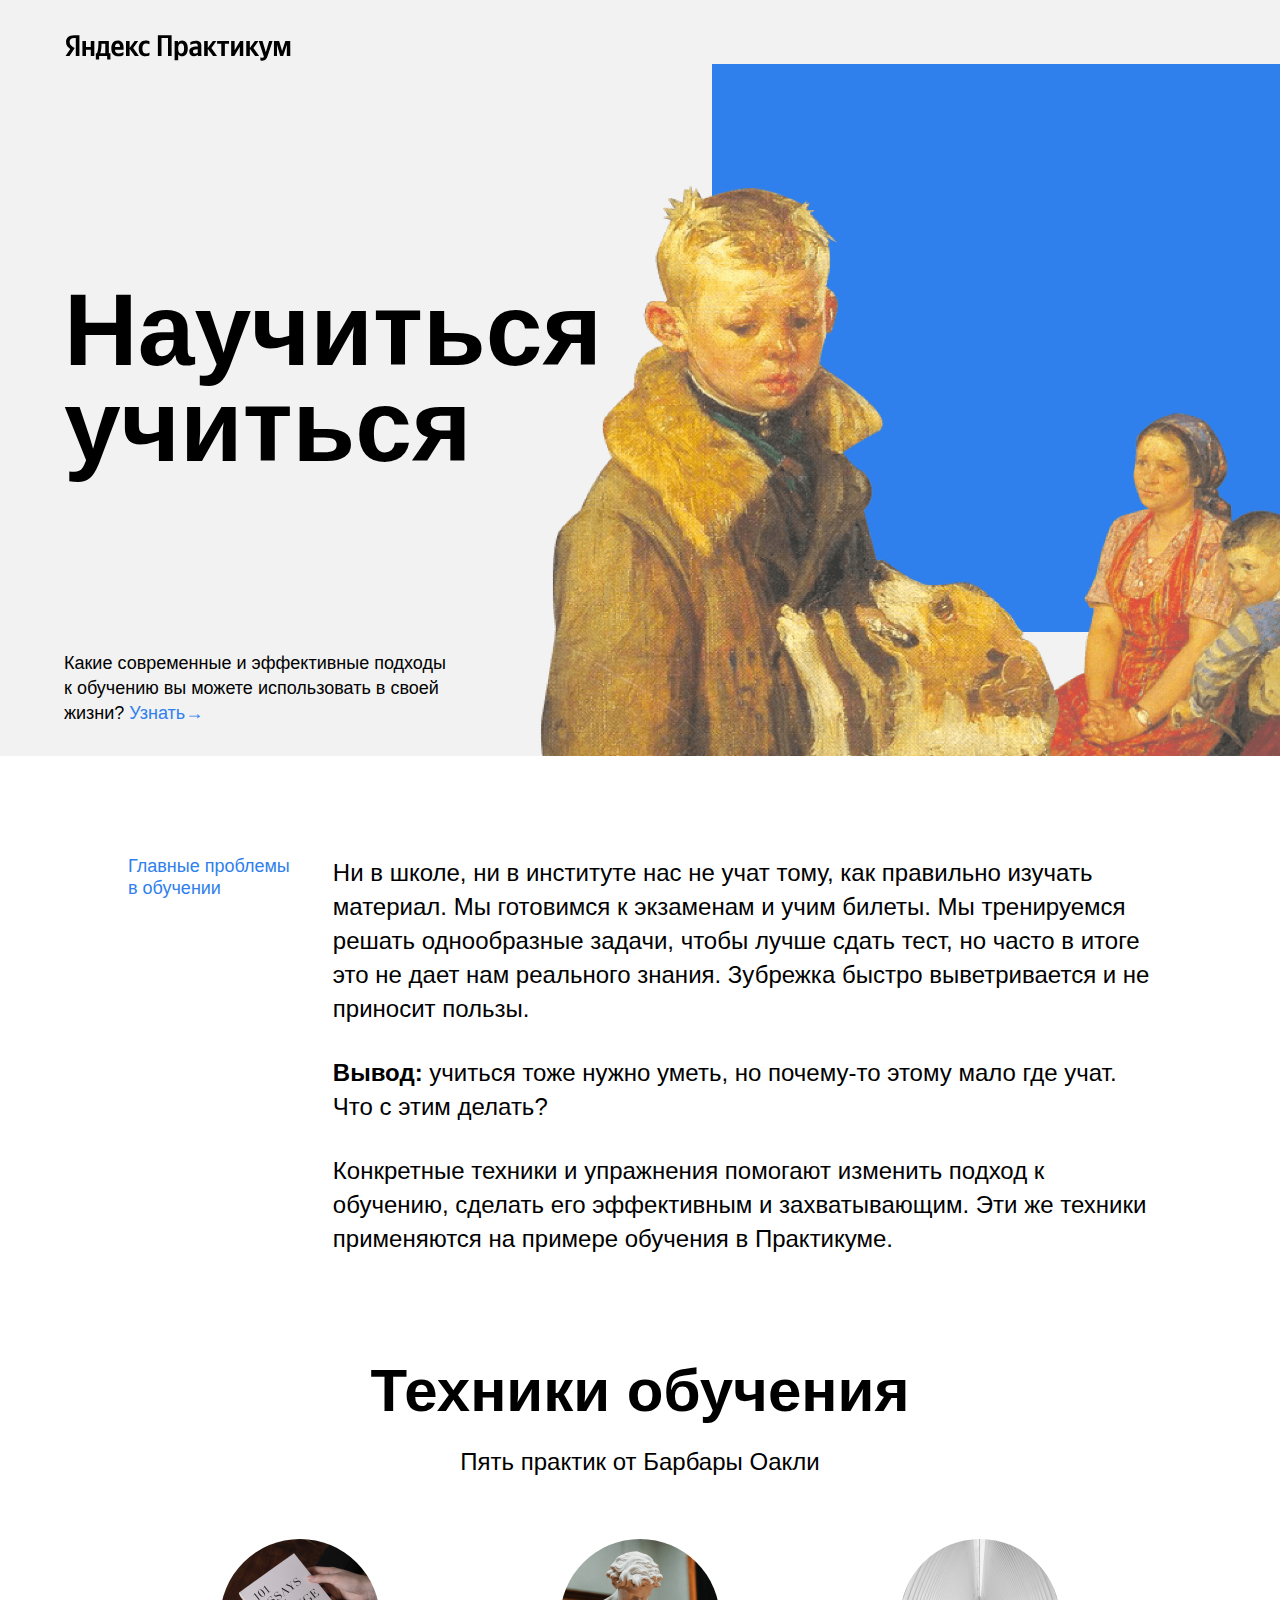
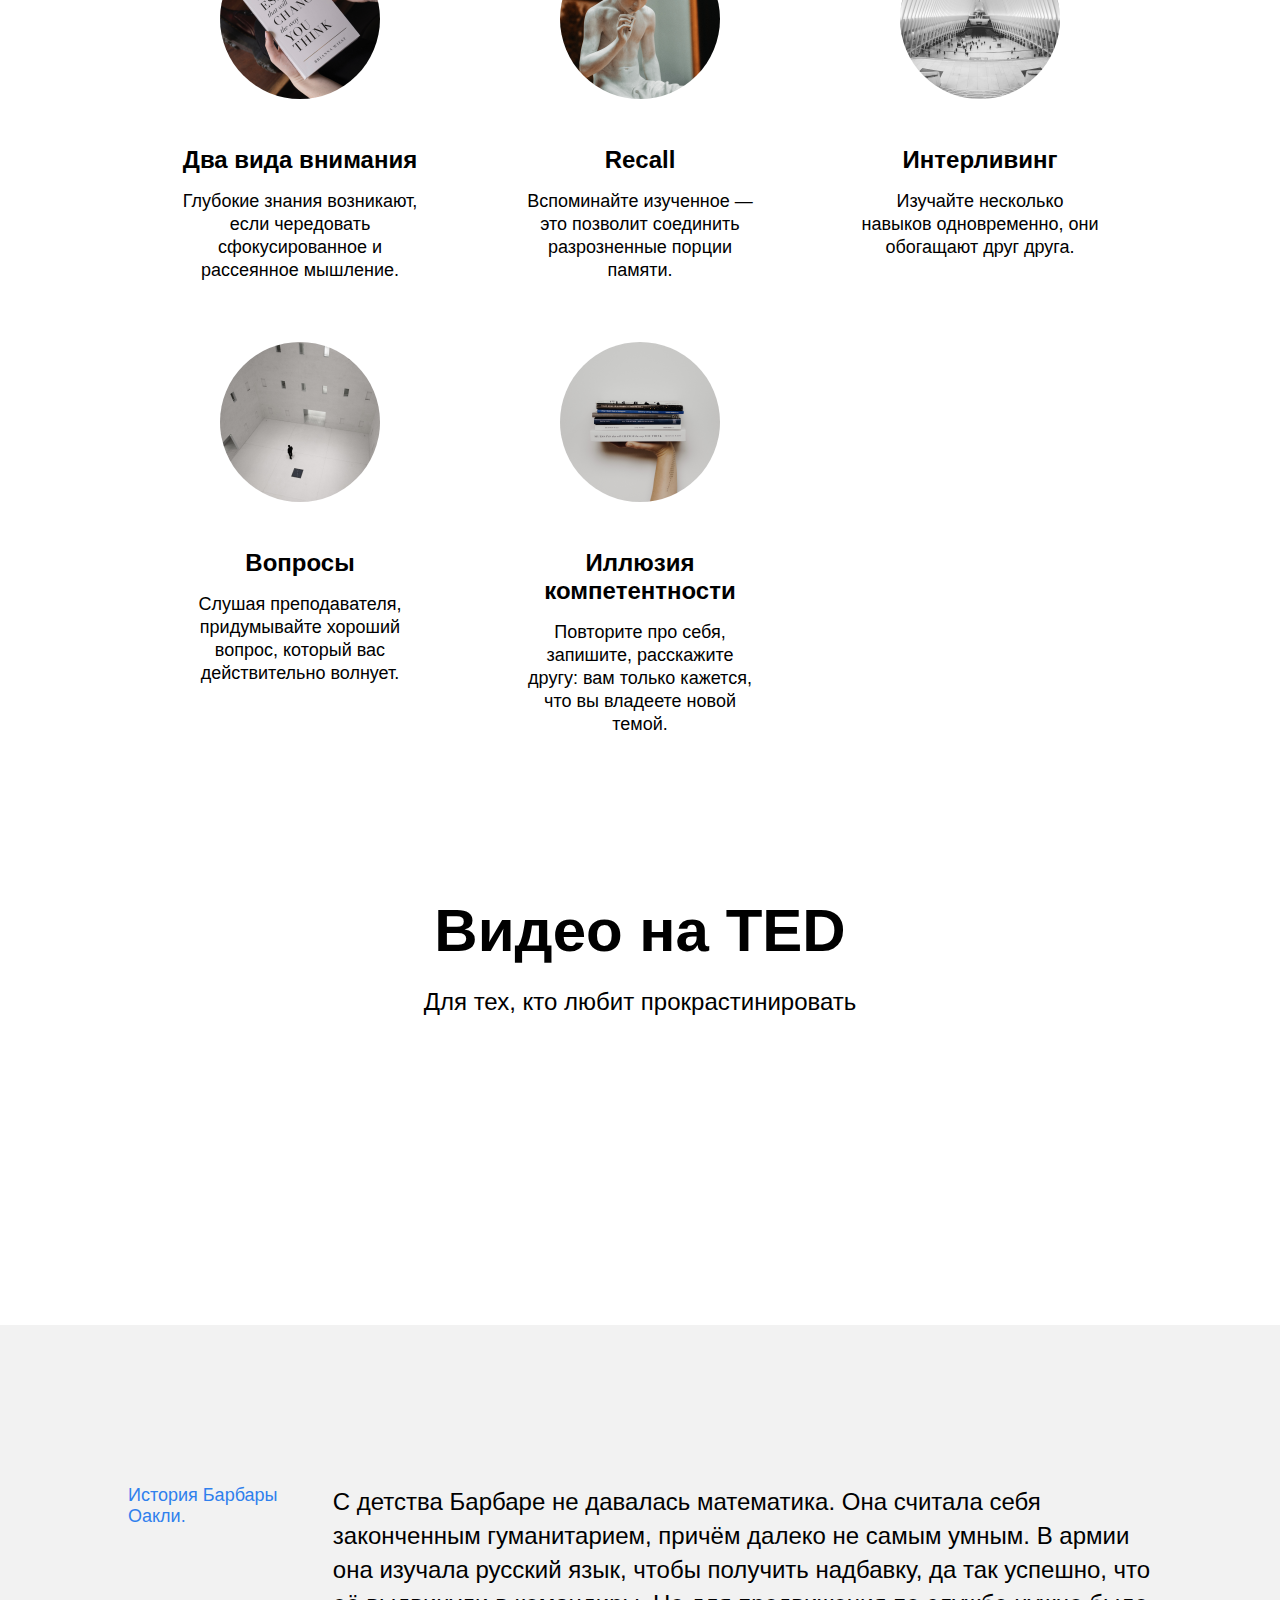
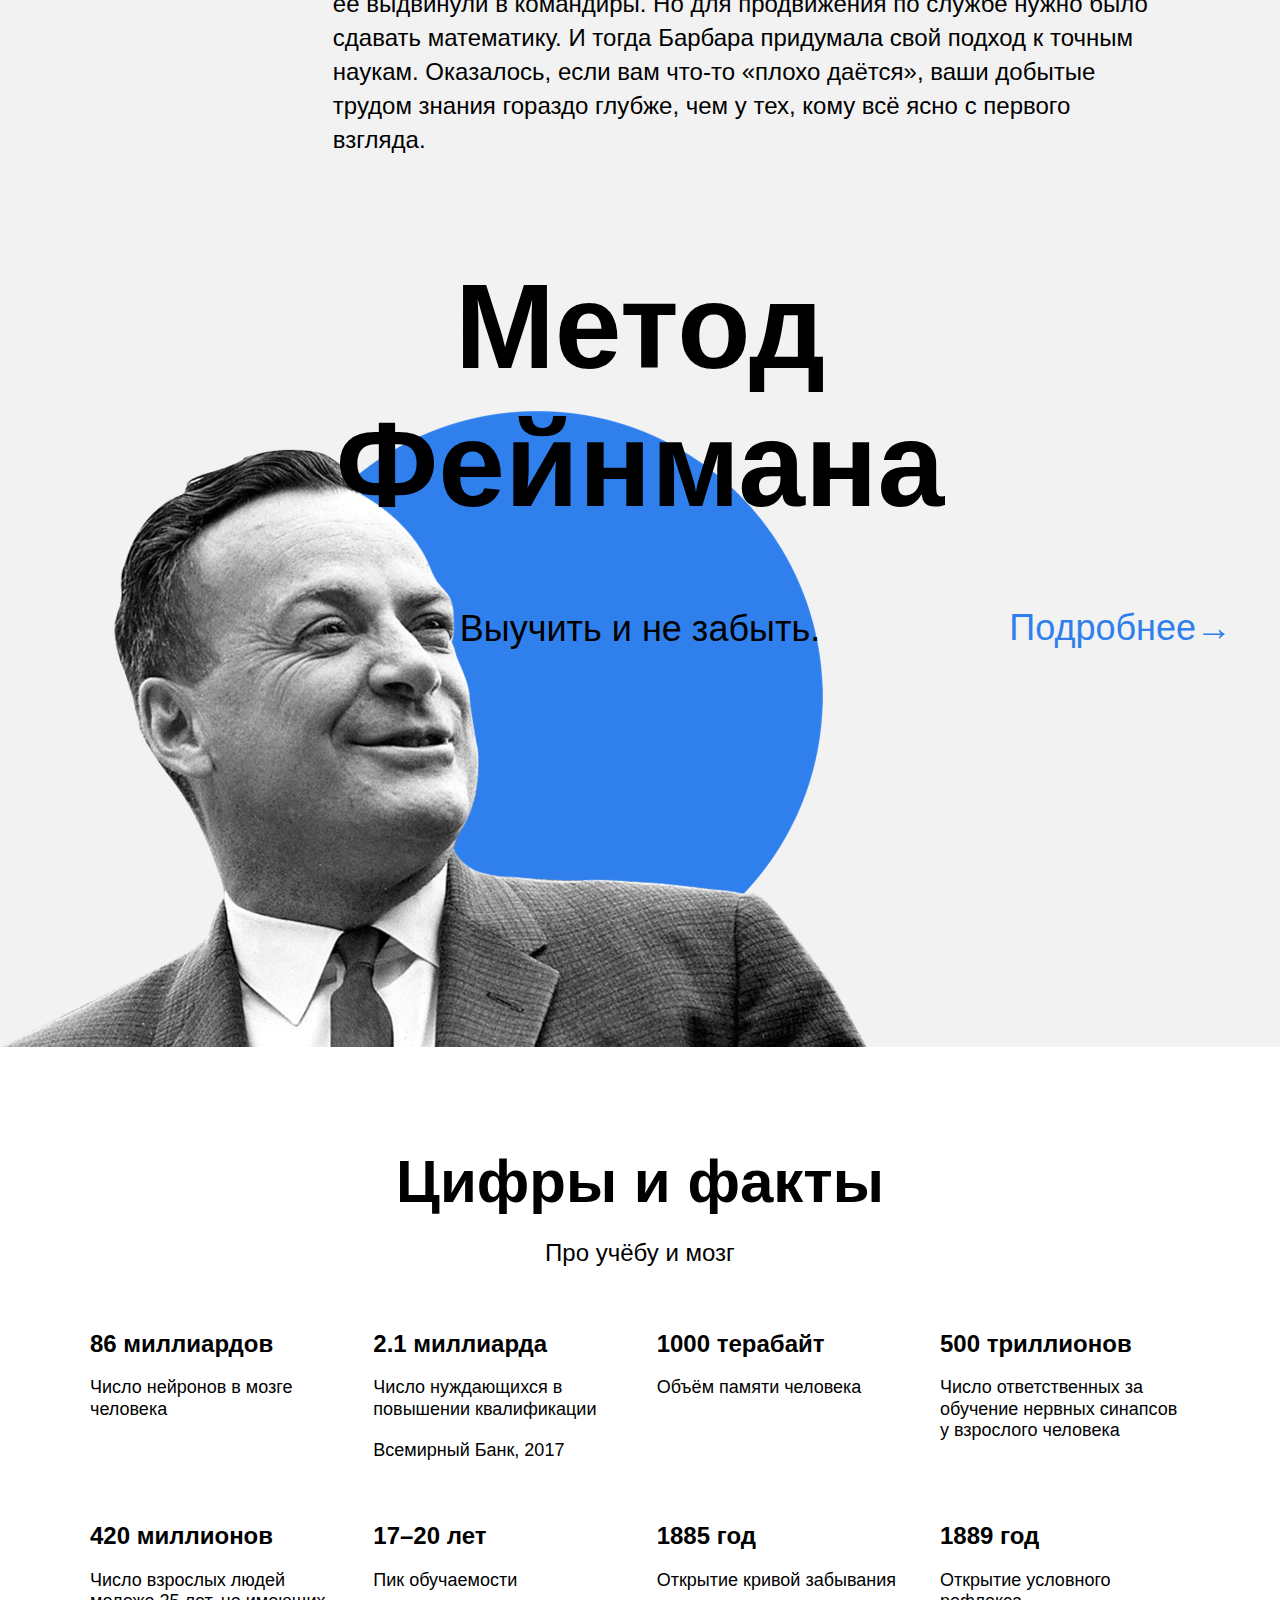
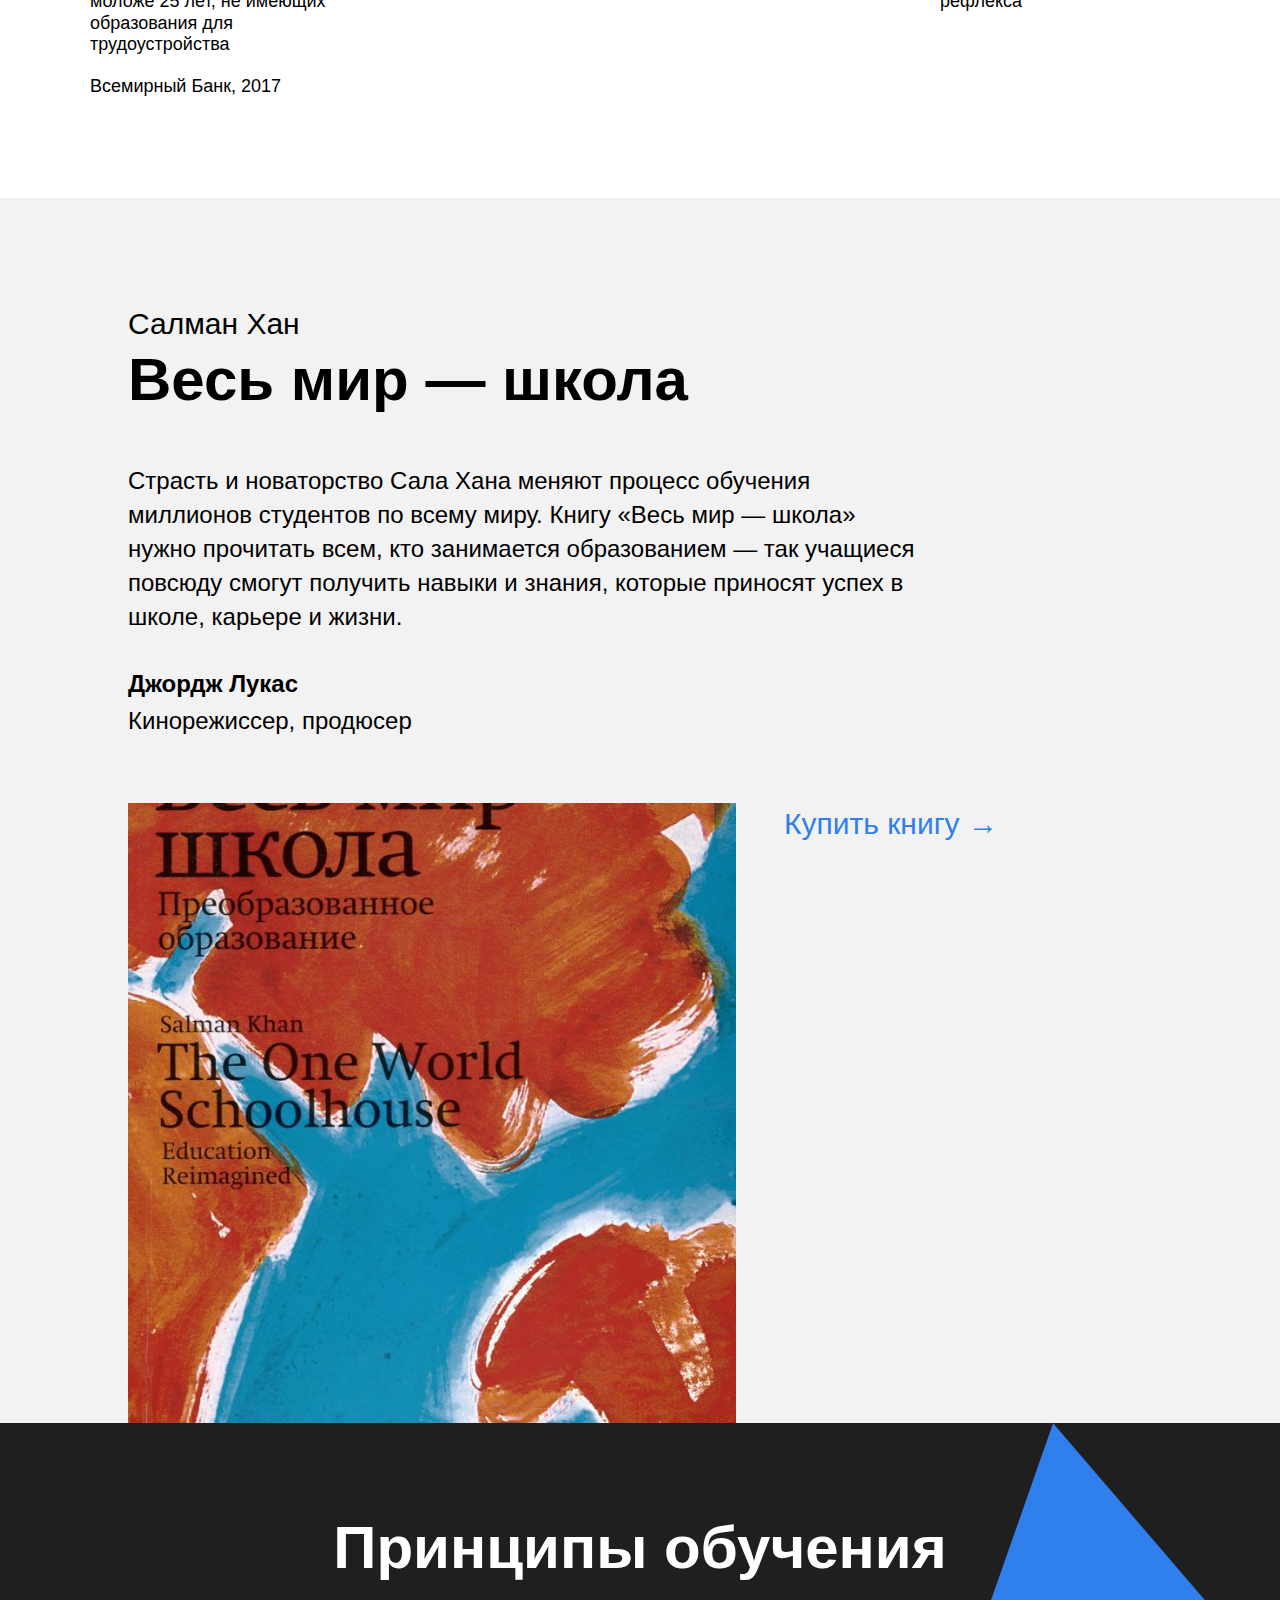
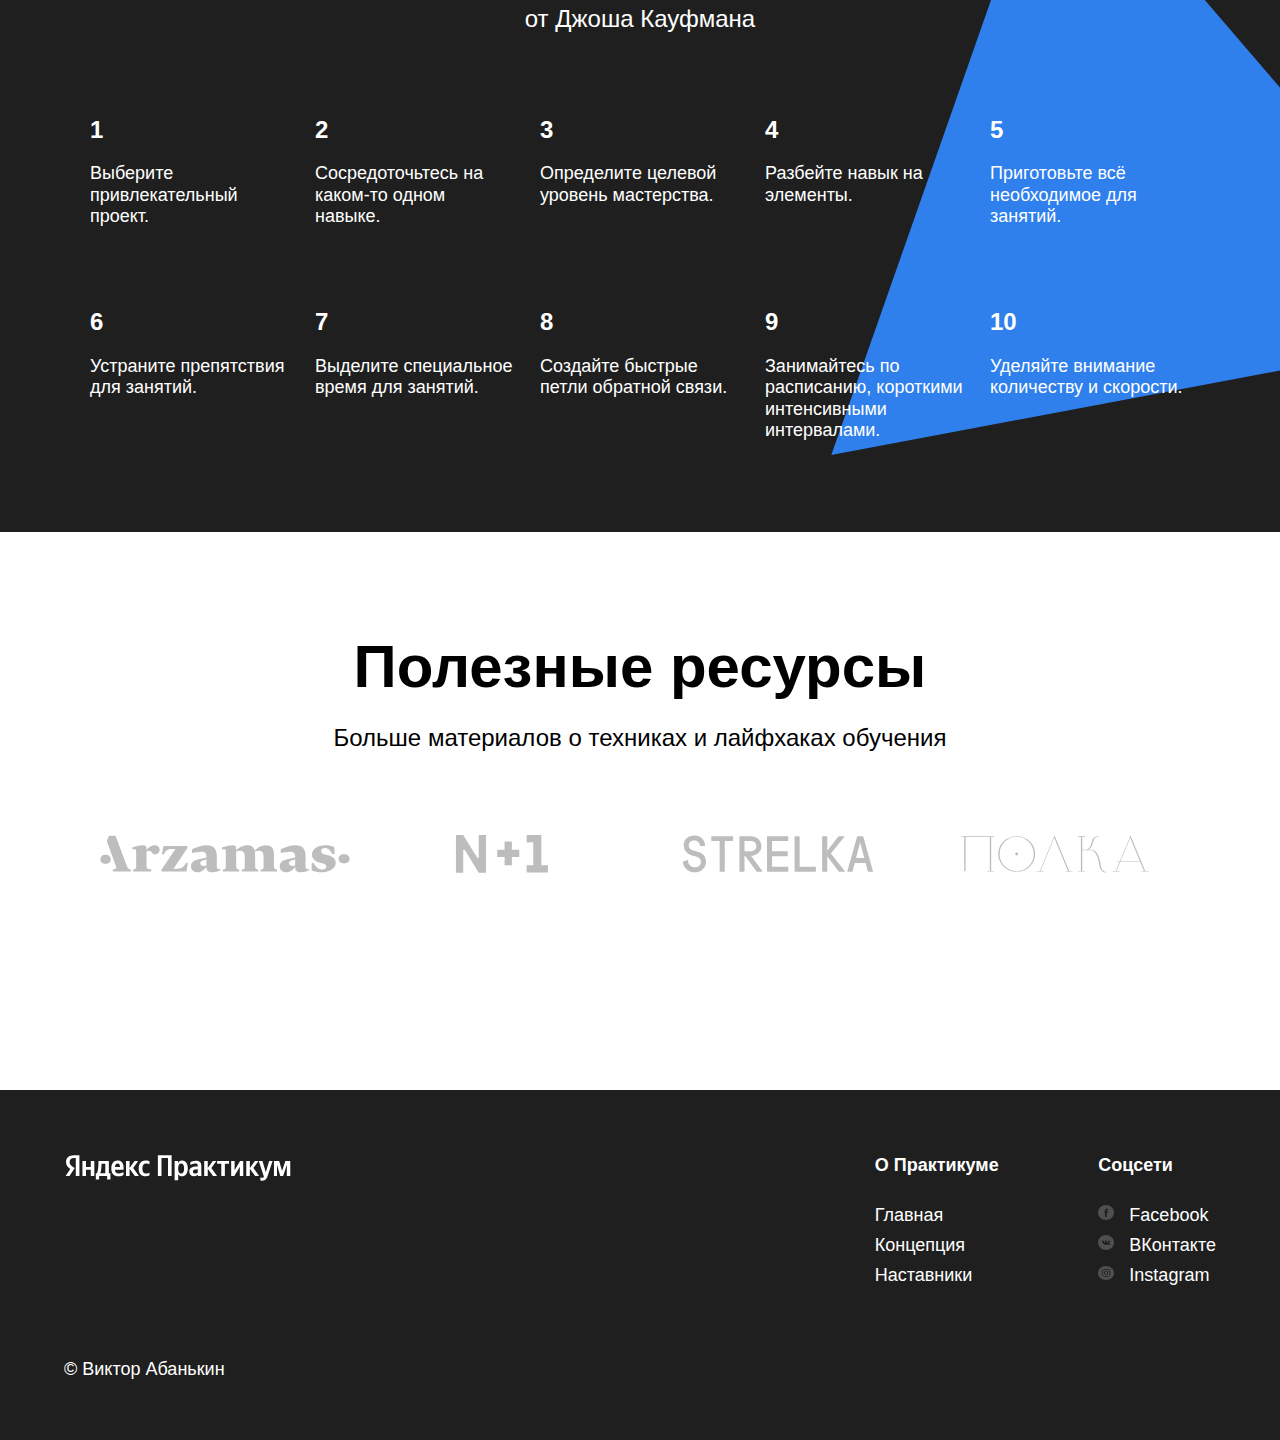
<file: index.html>
<!DOCTYPE html>
<html lang="ru">
<head>
    <meta charset="UTF-8">
    <meta name="viewport" content="width=device-width, initial-scale=1.0">
    <link rel="stylesheet" href="pages/index.css">
    <title>Научить учиться</title>
</head>

<body class="page">
    <header class="header"> 
        <img class="logo logo_place_header" src="./images/logo_place_header.svg" alt="Яндекс">
        <h1 class="header__title">Научиться учиться</h1>
        <p class="header__subtitle">Какие современные и эффективные подходы к обучению вы можете использовать в своей жизни?
            <a href="#" lang="ru" class="header__link">Узнать&#8594;</a>
        </p>
        <img class="header__main-illustration" src="./images/two_again.png" alt="[изображение из картины 'опять двойка']">
        <div class="header__square-pic rotation"></div>
    </header>

    <main class="content">
        <section class="description">
            <div class="two-columns">
                <h3 class="two-columns__brief">Главные проблемы в обучении</h3>
                <div class="two-columns__main-text">
                    <p class="two-columns__paragraph">Ни в школе, ни в институте нас не учат тому, как правильно изучать материал. Мы готовимся к экзаменам и учим билеты. Мы тренируемся решать однообразные задачи, чтобы лучше сдать тест, но часто в итоге это не дает нам реального знания. Зубрежка быстро выветривается и не приносит пользы.</p>
                    <p class="two-columns__paragraph"><span class="two-columns__span-accent">Вывод:</span> учиться тоже нужно уметь, но почему-то этому мало где учат. Что с этим делать?</p>
                    <p class="two-columns__paragraph">Конкретные техники и упражнения помогают изменить подход к обучению, сделать его эффективным и захватывающим. Эти же техники применяются на примере обучения в Практикуме.</p>
                </div>
            </div>
        </section> 
        <section class="techniques">
            <h2 class="section-title">Техники обучения</h2>
            <p class="section-subtitle">Пять практик от Барбары Оакли</p>
            <div class="cards">
                <div class="cards__item">
                    <img class="cards__image" src="./images/cards-attention.png" alt="книга в руках">
                    <h3 class="cards__title">Два вида внимания</h3>
                    <p class="cards__description">Глубокие знания возникают, если чередовать сфокусированное и рассеянное мышление.</p>
                </div>
                <div class="cards__item">
                    <img class="cards__image" src="./images/cards-recall.png" alt="сидящая статуя">
                    <h3 class="cards__title">Recall</h3>
                    <p class="cards__description">Вспоминайте изученное — это позволит соединить разрозненные порции памяти.</p>
                </div>
                <div class="cards__item">
                    <img class="cards__image" src="./images/cards-interliving.png" alt="Большое здание с людьми">
                    <h3 class="cards__title">Интерливинг</h3>
                    <p class="cards__description">Изучайте несколько навыков одновременно, они обогащают друг друга.</p>
                </div>
                <div class="cards__item">
                    <img class="cards__image" src="./images/cards-question.png" alt="человек в большом белом помещении">
                    <h3 class="cards__title">Вопросы</h3>
                    <p class="cards__description">Слушая преподавателя, придумывайте хороший вопрос, который вас действительно волнует.</p>
                </div>
                <div class="cards__item">
                    <img class="cards__image" src="./images/cards-competence.png" alt="несколько книг на руке">
                    <h3 class="cards__title">Иллюзия компетентности</h3>
                    <p class="cards__description">Повторите про себя, запишите, расскажите другу: вам только кажется, что вы владеете новой темой.</p>
                </div>
            </div>
        </section>
        <section class="video">
            <h2 class="section-title">Видео нa TED</h2>
            <p class="section-subtitle">Для тех, кто любит прокрастинировать</p>
            <div class="video__iframes">
                <iframe class="video__iframe" src="https://www.youtube.com/embed/5MgBikgcWnY" title="YouTube video player"  
                allow="accelerometer; autoplay; clipboard-write; encrypted-media; gyroscope; picture-in-picture" allowfullscreen></iframe>
                <iframe class="video__iframe" src="https://www.youtube.com/embed/arj7oStGLkU" title="YouTube video player"  
                allow="accelerometer; autoplay; clipboard-write; encrypted-media; gyroscope; picture-in-picture" allowfullscreen></iframe> 
            </div>
        </section>
        <section class="oakley">
            <div class="two-columns">
                <h3 class="two-columns__brief">История Барбары Оакли.</h3>
                <div class="two-columns__main-text">
                    <p class="two-columns__paragraph">С детства Барбаре не давалась математика. Она считала себя законченным гуманитарием, причём далеко не самым умным. В армии она изучала русский язык, чтобы получить надбавку, да так успешно, что её выдвинули в командиры. Но для продвижения по службе нужно было сдавать математику. И тогда Барбара придумала свой подход к точным наукам. Оказалось, если вам что-то «плохо даётся», ваши добытые трудом знания гораздо глубже, чем у тех, кому всё ясно с первого взгляда.</p>            
                </div>
            </div> 
        </section>
        <section class="feynman">
            <h2 class="feynman__title">Метод Фейнмана</h2>
            <p class ="feynman__subtitle">Выучить и не забыть.</p>
            <a href="#" lang="ru" class="feynman__link">Подробнее&#8594;</a>
        </section>             
        <section class="digits">
            <h2 class="section-title">Цифры и факты</h2>
            <p class="section-subtitle">Про учёбу и мозг</p>
            <div class="table">
                <div class="table__cell">
                    <h3 class="table__heading">86 миллиардов</h3>
                    <p class="table__text">Число нейронов в мозге человека</p>
                </div>
                <div class="table__cell">
                    <h3 class="table__heading">2.1 миллиарда</h3>
                    <p class="table__text">Число нуждающихся в повышении квалификации</p>
                    <p class="table__text">Всемирный Банк, 2017</p>
                </div>
                <div class="table__cell">
                    <h3 class="table__heading">1000 терабайт</h3>
                    <p class="table__text">Объём памяти человека</p>
                </div>    
                <div class="table__cell">
                    <h3 class="table__heading">500 триллионов</h3>
                    <p class="table__text">Число ответственных за обучение нервных синапсов у взрослого человека</p>
                </div>
                <div class="table__cell">
                    <h3 class="table__heading">420 миллионов</h3>
                    <p class="table__text">Число взрослых людей моложе 25 лет, не имеющих образования для трудоустройства</p>
                    <p class="table__text">Всемирный Банк, 2017</p>
                </div>
                <div class="table__cell">
                    <h3 class="table__heading">17–20 лет</h3>
                    <p class="table__text">Пик обучаемости</p>
                </div>
                <div class="table__cell">
                    <h3 class="table__heading">1885 год</h3>
                    <p class="table__text">Открытие кривой забывания</p>
                </div>
                <div class="table__cell">
                    <p class="table__heading">1889 год</p>
                    <p class="table__text">Открытие условного рефлекса</p>
                </div>
            </div>       
        </section>
        <section class="khan">
            <div class="khan__container">
                <div class="khan__author">Салман Хан</div>
                <h2 class="khan__title">Весь мир — школа</h2>
                <p class="khan__quote">Страсть и новаторство Сала Хана меняют процесс обучения миллионов студентов по всему миру. Книгу «Весь мир — школа» нужно прочитать всем, кто занимается образованием — так учащиеся повсюду смогут получить навыки и знания, которые приносят успех в школе, карьере и жизни.</p>
                <p class="khan__quote-author">Джордж Лукас</p>
                <p class="khan__quote-author-subline">Кинорежиссер, продюсер</p>
                <div class="khan__book-container">
                    <img class="khan__book-pic" src="images/khan-book.jpg" alt="Книга Салмана Хана">
                    <a href="#" lang="ru" class="khan__buy-link">Купить книгу &#8594;</a>
                </div>
            </div>
        </section>   
        <section class="kaufman">
            <h2 class="section-title section-title_theme_dark">Принципы обучения</h2>
            <p class="section-subtitle section-subtitle_theme_dark ">от Джоша Кауфмана</p>
            <div class="table table_theme_dark">
                <div class="table__cell table__cell_theme_dark">
                    <h3 class="table__heading table__heading_theme_dark">1</h3>
                    <p class="table__text table__text_theme_dark">Выберите привлекательный проект.</p>
                </div>
                <div class="table__cell table__cell_theme_dark">
                    <h3 class="table__heading table__heading_theme_dark">2</h3>
                    <p class="table__text table__text_theme_dark">Сосредоточьтесь на каком-то одном навыке.</p>
                </div>
                <div class="table__cell table__cell_theme_dark">
                    <h3 class="table__heading table__heading_theme_dark">3</h3>
                    <p class="table__text table__text_theme_dark">Определите целевой уровень мастерства.</p>
                </div>
                <div class="table__cell table__cell_theme_dark">
                    <h3 class="table__heading table__heading_theme_dark">4</h3>
                    <p class="table__text table__text_theme_dark">Разбейте навык на элементы.</p>
                </div>
                <div class="table__cell table__cell_theme_dark">
                    <h3 class="table__heading table__heading_theme_dark">5</h3>
                    <p class="table__text table__text_theme_dark">Приготовьте всё необходимое для занятий.</p>
                </div>
                <div class="table__cell table__cell_theme_dark">
                    <h3 class="table__heading table__heading_theme_dark">6</h3>
                    <p class="table__text table__text_theme_dark">Устраните препятствия для занятий.</p>
                </div>
                <div class="table__cell table__cell_theme_dark">
                    <h3 class="table__heading table__heading_theme_dark">7</h3>
                    <p class="table__text table__text_theme_dark">Выделите специальное время для занятий.</p>
                </div>
                <div class="table__cell table__cell_theme_dark">
                    <h3 class="table__heading table__heading_theme_dark">8</h3>
                    <p class="table__text table__text_theme_dark">Создайте быстрые петли обратной связи.</p>
                </div>
                <div class="table__cell table__cell_theme_dark">
                    <h3 class="table__heading table__heading_theme_dark">9</h3>
                    <p class="table__text table__text_theme_dark">Занимайтесь по расписанию, короткими интенсивными интервалами.</p>
                </div>
                <div class="table__cell table__cell_theme_dark">
                    <h3 class="table__heading table__heading_theme_dark">10</h3>
                    <p class="table__text table__text_theme_dark">Уделяйте внимание количеству и скорости.</p>
                </div>
            </div> 
            <div class="kaufman__triangle rotation"></div>
        </section>
        <section class="resources">
            <h2 class="section-title">Полезные ресурсы</h2>
            <p class="section-subtitle">Больше материалов о техниках и лайфхаках обучения</p>
            <nav class="resources__logo-zone">
                <a href="#" lang="ru" class="resources__link">
                    <img class="resources__logo" src="./images/logo/resources-arzamas.svg" alt="логотип Арзамас">
                </a>
                <a href="#" lang="ru" class="resources__link">
                    <img class="resources__logo" src="./images/logo/resources-n1.svg" alt="логотип н+1">
                </a>
                <a href="#" lang="ru" class="resources__link">
                    <img class="resources__logo" src="./images/logo/resources-strelka.svg" alt="логотип Стрелка">
                </a>
                <a href="#" lang="ru" class="resources__link">
                    <img class="resources__logo" src="./images/logo/resources-polka.svg" alt="логотип Полка">
                </a>
            </nav>
        </section>
    </main>

    <footer class="footer">
        <div class="footer__columns">
            <div class="footer__column footer__column_content_copyright">
                <img class="logo logo_place_footer" src="./images/logo_place_footer.svg" alt="Яндекс">
                <div class="footer__author">&copy; Виктор Абанькин</div>
            </div>
            <div class="footer__column footer__column_content_info">
                <h4 class="footer__column-heading">О Практикуме</h4>
                <nav class="footer__column-links">
                    <a href="#" lang="ru" class="footer__column-link">Главная</a>
                    <a href="#" lang="ru" class="footer__column-link">Концепция</a>
                    <a href="#" lang="ru" class="footer__column-link">Наставники</a>
                </nav>
            </div>
            <div class="footer__column footer__column_content_social">
                <h4 class="footer__column-heading">Соцсети</h4>
                <nav class="footer__column-links">
                    <a href="#" lang="en" class="footer__column-link">
                        <img class="footer__social-icon" src="./images/facebook_color_white.svg" alt="[Иконка facebook]">
                        Facebook</a>
                    <a href="#" lang="ru" class="footer__column-link">
                        <img class="footer__social-icon" src="./images/vk_color_white.svg" alt="[Иконка vk]">
                        ВКонтакте</a>
                    <a href="#" lang="en" class="footer__column-link">
                        <img class="footer__social-icon" src="./images/instagram_color_white.svg" alt="[Иконка instagram]">
                        Instagram</a>
                </nav>
            </div>            
        </div>
    </footer>


</body>
</html>
</file>
<file: pages/index.css>
@import url(../vendor/normalize.css);
@import url(../blocks/rotation/rotation.css);
@import url(../blocks/page/page.css);
@import url(../blocks/header/header.css);
@import url(../blocks/logo/logo.css);
@import url(../blocks/logo/_place/logo_place_header.css);
@import url(../blocks/header/__title/header__title.css);
@import url(../blocks/header/__subtitle/header__subtitle.css);
@import url(../blocks/header/__link/header__link.css);
@import url(../blocks/header/__main-illustration/header__main-illustration.css);
@import url(../blocks/header/__square-pic/header__square-pic.css);
@import url(../blocks/description/description.css);
@import url(../blocks/two-columns/two-columns.css);
@import url(../blocks/two-columns/__brief/two-columns__brief.css);
@import url(../blocks/two-columns/__main-text/two-columns__main-text.css);
@import url(../blocks/two-columns/__paragraph/two-columns__paragraph.css);
@import url(../blocks/two-columns/__span-accent/two-columns__span-accent.css);
@import url(../blocks/techniques/techniques.css);
@import url(../blocks/cards/cards.css);
@import url(../blocks/cards/__item/cards__item.css);
@import url(../blocks/cards/__image/cards__image.css);
@import url(../blocks/cards/__title/cards__title.css);
@import url(../blocks/cards/__description/cards__description.css);
@import url(../blocks/video/video.css);
@import url(../blocks/video/__iframes/video__iframes.css);
@import url(../blocks/video/__iframe/video__iframe.css);
@import url(../blocks/oakley/oakley.css);
@import url(../blocks/khan/khan.css);
@import url(../blocks/khan/__container/khan__container.css);
@import url(../blocks/khan/__author/khan__author.css);
@import url(../blocks/khan/__title/khan__title.css);
@import url(../blocks/khan/__quote/khan__quote.css);
@import url(../blocks/khan/__quote-author/khan__quote-author.css);
@import url(../blocks/khan/__quote-author-subline/khan__quote-author-subline.css);
@import url(../blocks/khan/__book-container/khan__book-container.css);
@import url(../blocks/khan/__book-pic/khan__book-pic.css);
@import url(../blocks/khan/__buy-link/khan__buy-link.css);
@import url(../blocks/digits/digits.css);
@import url(../blocks/section-title/section-title.css);
@import url(../blocks/section-subtitle/section-subtitle.css);
@import url(../blocks/table/table.css);
@import url(../blocks/table/__cell/table__cell.css);
@import url(../blocks/table/__heading/table__heading.css);
@import url(../blocks/table/__text/table__text.css);
@import url(../blocks/feynman/feynman.css);
@import url(../blocks/feynman/__title/feynman__title.css);
@import url(../blocks/feynman/__subtitle/feynman__subtitle.css);
@import url(../blocks/feynman/__link/feynman__link.css);
@import url(../blocks/kaufman/kaufman.css);
@import url(../blocks/kaufman/__triangle/kaufman__triangle.css);
@import url(../blocks/table/_theme/table_theme_dark.css);
@import url(../blocks/section-title/_theme/section-title_theme_dark.css);
@import url(../blocks/section-subtitle/_theme/section-subtitle_theme_dark.css);
@import url(../blocks/table/__cell/_theme/table__cell_theme_dark.css);
@import url(../blocks/table/__heading/_theme/table__heading_theme_dark.css);
@import url(../blocks/table/__text/_theme/table__text_theme_dark.css);
@import url(../blocks/resources/resources.css);
@import url(../blocks/resources/__logo-zone/resources__logo-zone.css);
@import url(../blocks/resources/__link/resources__link.css);
@import url(../blocks/resources/__logo/resources__logo.css);
@import url(../blocks/footer/footer.css);
@import url(../blocks/footer/__columns/footer__columns.css);
@import url(../blocks/footer/__column/_content/footer__column_content_copyright.css);
@import url(../blocks/footer/__author/footer__author.css);
@import url(../blocks/footer/__column/_content/footer__column_content_info.css);
@import url(../blocks/footer/__column/_content/footer__column_content_social.css);
@import url(../blocks/footer/__column-heading/footer__column-heading.css);
@import url(../blocks/footer/__column-links/footer__column-links.css);
@import url(../blocks/footer/__column-link/footer__column-link.css);
@import url(../blocks/footer/__social/footer__social-icon.css);
</file>
